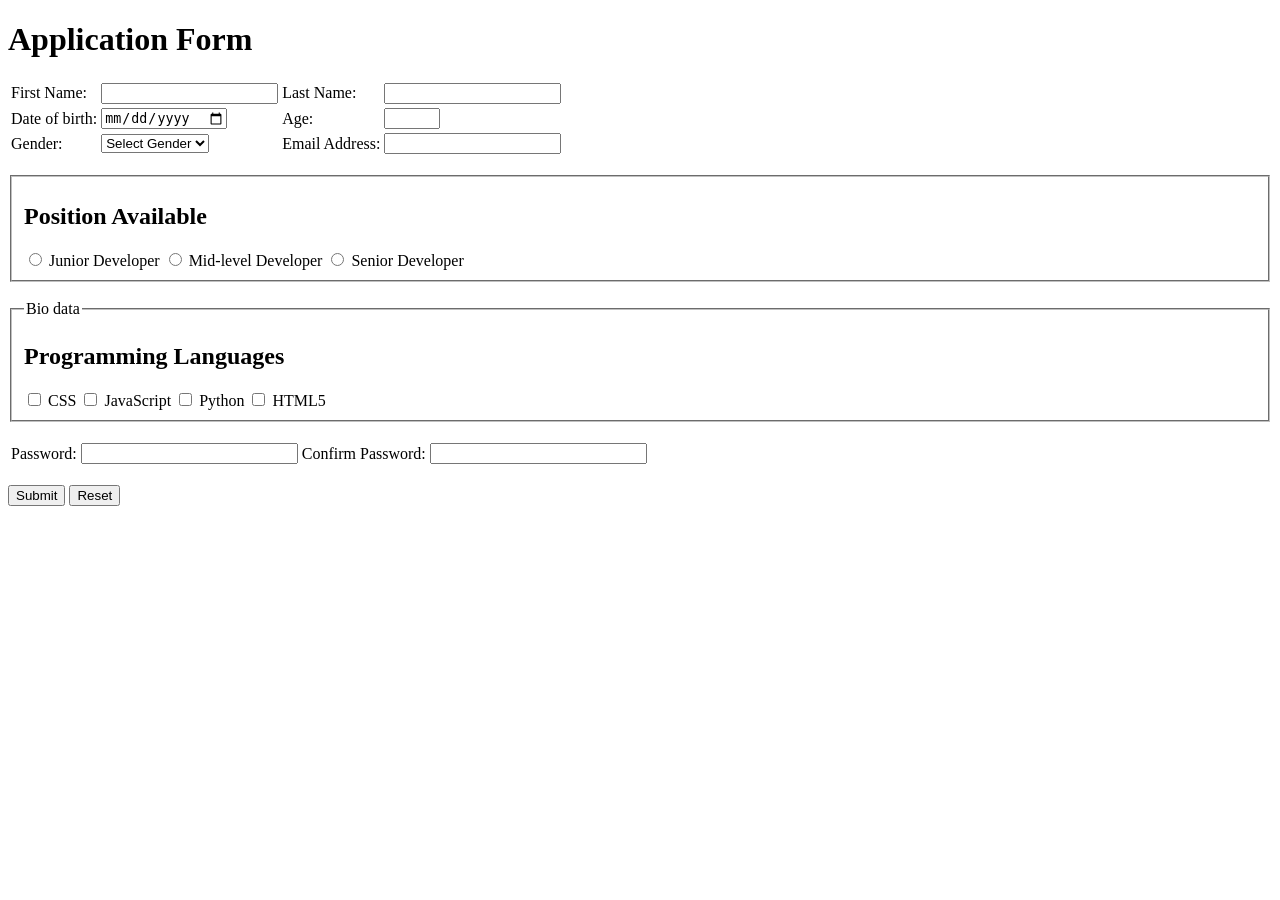
<file: index.htm>
<!DOCTYPE html>
    <html lang="en">

        <head>
            <meta charset="UTF-8">
            <meta name="viewport" content="width=device-width, initial-scale=1.0">
            <title>Application Form</title>
        </head>

        <body>

            <h1>Application Form</h1>

            <form action="" method="post">

            <table>

                <tr>
                    <td>
                        <label for="firstname">First Name:</label>
                    </td>

                    <td>
                        <input type="text" id="firstname" name="firstname">
                    </td>

                    <td>
                        <label for="lastname">Last Name:</label>
                    </td>

                    <td>
                        <input type="text" id="lastname" name="lastname">
                    </td>
                </tr>


                <tr>
                    <td>
                        <label for="dob">Date of birth:</label>
                    </td>

                    <td> 
                        <input type="date" id="dob" name="dob">
                    </td>

                    <td>
                        <label for="age">Age:</label>
                    </td>

                    <td>
                        <input type="number" id="age" name="age" min="1" max="100"> 
                    </td>
                </tr>


                <tr>
                    <td>
                        <label for="gender">Gender:</label>
                    </td>

                    <td>
                        <select id="gender" name="gender">

                            <option value="">Select Gender</option>
                            <option value="male">Male</option>
                            <option value="female">Female</option>
                            <option value="other">Other</option>

                        </select>
                    </td>

                    <td>
                        <label for="email">Email Address:</label>
                    </td>

                    <td>
                        <input type="email" id="email" name="email">
                    </td>
                </tr>

            </table>


            <br>


            <fieldset>

                <h2>Position Available</h2>

                <input type="radio" id="junior" name="position" value="junior">

                <label for="junior">
                    Junior Developer
                </label>


           

                <input type="radio" id="midlevel" name="position" value="midlevel" >

                <label for="midlevel">
                    Mid-level Developer
                </label>


           


                <input type="radio" id="senior" name="position" value="senior"> 

                <label for="senior">
                    Senior Developer
                </label>

            </fieldset>


            <br>


             <fieldset>
                <legend>Bio data</legend>
                <h2>Programming Languages</h2>

                <input type="checkbox" id="java" name="language" value="java">

                <label for="java">
                    CSS
                </label>


           


                <input type="checkbox" id="javascript" name="language" value="javascript">

                <label for="javascript">
                    JavaScript
                </label>


            


                <input type="checkbox" id="python" name="language" value="python">

                <label for="python">
                    Python
                </label>
          
                <input type="checkbox" id="HTML5" name="language" value="HTML5">

                <label for="HTML5">
                    HTML5
                </label>
            </fieldset>


            <br>


            <table>

                <tr>

                    <td>
                        <label for="password">
                            Password:
                        </label> 
                    </td>

                    <td>
                        <input type="password" id="password" name="password" size="25">
                    </td>


                    <td>
                        <label for="confirm-password">
                            Confirm Password:
                        </label>
                    </td>

                    <td>
                        <input type="password" id="confirm-password" name="confirm-password" size="25">
                    </td>

                </tr>

            </table>


            <br>


            <input type="submit" value="Submit">

       

            <input type="reset" value="Reset">

        </form>

    </body>

</html>
</file>
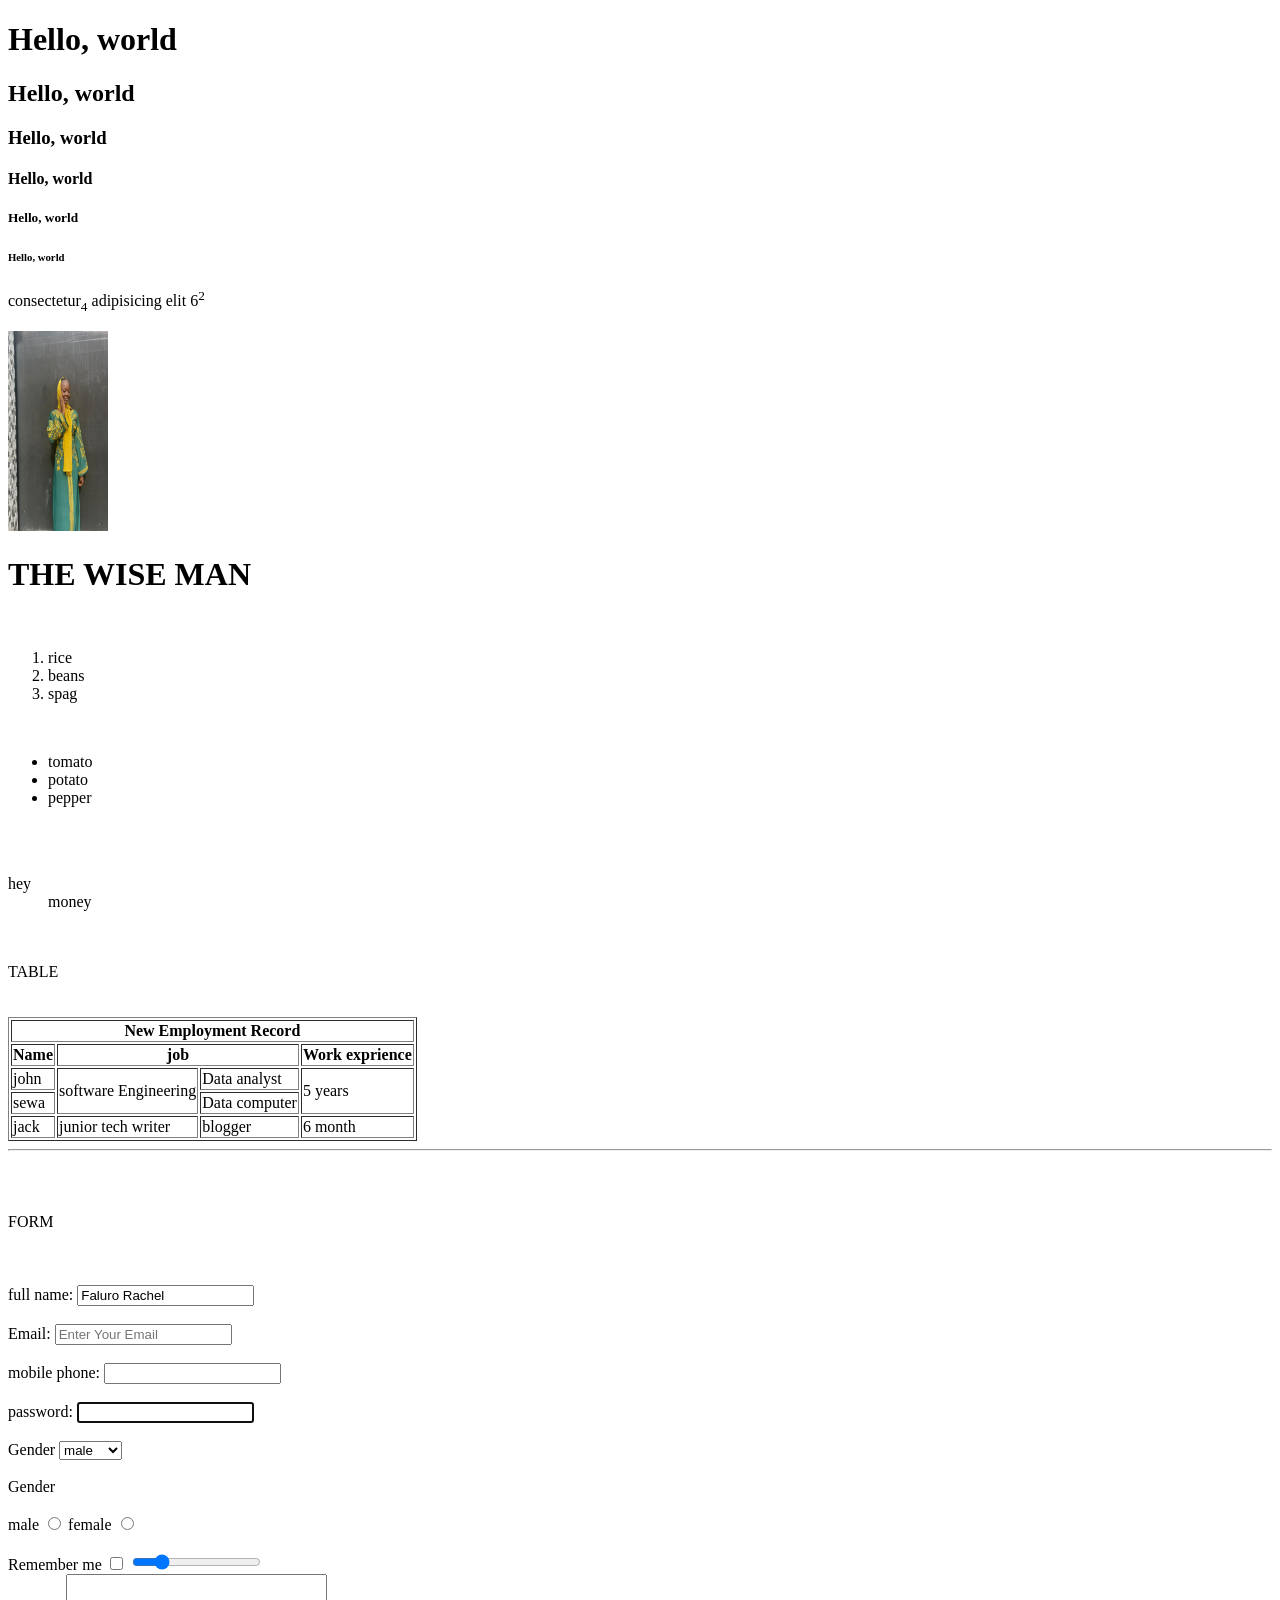
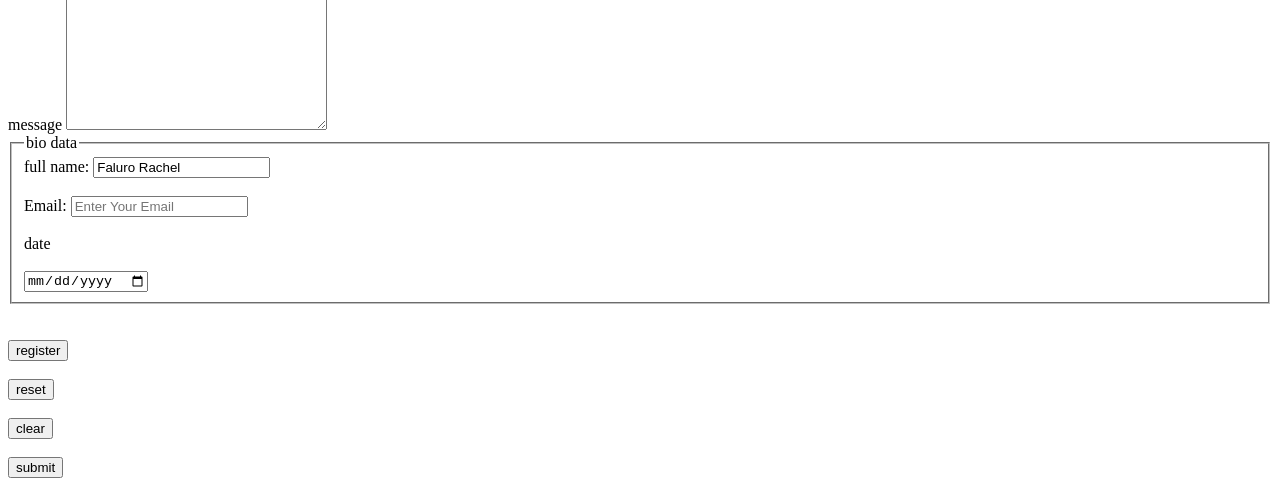
<file: index.html>
<!DOCTYPE html>
<html>
    <head>
        <title></title>
    </head>
    <body>
        <h1>Hello, world</h1>
        <h2>Hello, world</h2>
        <h3>Hello, world</h3>
        <h4>Hello, world</h4>
        <h5>Hello, world</h5>
        <h6>Hello, world</h6>
        <p>consectetur<sub>4</sub> adipisicing elit  6<sup>2</sup> </p>

        <img src="jkl.jpg" height="200" width="100" alt="beauty image">
     
        <!-- list -->
         <h1>THE WISE MAN</h1>
         <br>

        <ol>
            <li>rice</li>
            <li>beans</li>
            <li>spag</li>
        </ol>
        <br>

        <ul>
           <li>tomato</li>
           <li>potato</li>
           <li>pepper</li>   
        </ul>
        <br>
        <br>

        <dl>
            <dt>hey</dt>
            <dd>money</dd>
        </dl>
        <br>
        <br>
        
        TABLE
        <br>
        <br>
        <br>
        
        <!-- TABLE -->
         <table border="number">
            <thead>
                <tr>
                  <th colspan="4">New Employment Record</th>  
                    
                  
                  
                </tr>
                <tr>
                    <th>Name</th>
                    <th colspan="2">job</th>
                    
                    <th>Work exprience</th>
                </tr>
            </thead>
            <tbody>
                <tr>
                    <td>john</td>
                    <td rowspan="2">software Engineering</td>
                    <td>Data analyst</td>
                    <td rowspan="2">5 years</td>

                </tr>
                <tr>
                    <td>sewa</td>
                    
                    <td>Data computer</td>
                    
                </tr>
                <tr>
                    <td>jack</td>
                    <td>junior tech writer</td>
                    <td>blogger</td>
                    <td>6 month</td>
                </tr>
            
            </tbody>
            

         </table>
         <hr>
        <br> 
        <br>
        <br>
        FORM
        <br>
        <br>
        <br>
        <br>
        <form method="get">
            <label for="full name">full name:</label>
            <input type="text" value="Faluro Rachel" required>
            <br>
            <br>
            <label for="email">Email:</label>
            <input type="email" name="email" id="email" placeholder="Enter Your Email" required>
            <br>
            <br>
            <label for="mobile">mobile phone:</label>
            <input type="number" name="mobile" id="mobile" required>
            <br>
            <br>
            <label for="password">password:</label>
            <input type="password" name="password" id="password" autofocus required>
            <br>
            <br>
            <label for="gender">Gender</label>
            <select name="gender" id="gender">
                <option value="male">male</option>
                <option value="female">female</option>
            </select>
            <br>
            <br>
            <label for="gender">Gender</label>
            <br>
            <br>
            <label for="male">male</label>
            <input type="radio" name="gender" id="male">
            <label for="female">female</label>
            <input type="radio" name="gender" id="female">
            <br>
            <br>
            <label for="">Remember me</label>
            <input type="checkbox">

            <input type="range" value="2" min="0" max="10">
            <br>

            <label for="message">message</label>
            <textarea name="message" id="message" rows="10" cols="30" comments></textarea>
            <br>
            <fieldset>
                <legend>bio data</legend>
                <label for="full name">full name:</label>
                <input type="text" value="Faluro Rachel" required>
                <br>
                <br>
                <label for="email">Email:</label>
                <input type="email" name="email" id="email" placeholder="Enter Your Email" required>
                <br>
                <br>
                <label for="date">date</label>
                <br>
                <br>
                <input type="date" name="" id="">
            </fieldset>
            <br>
            <br>
            <input type="submit" value="register">
            <br>
            <br>
            <input type="reset" value="reset">
            <br>
            <br>
            <button type="reset">clear</button>
            <br>
            <br>
            <button type="submit">submit</button>


        </form>


        

         
         
         




 
    </body>
</html>
</file>
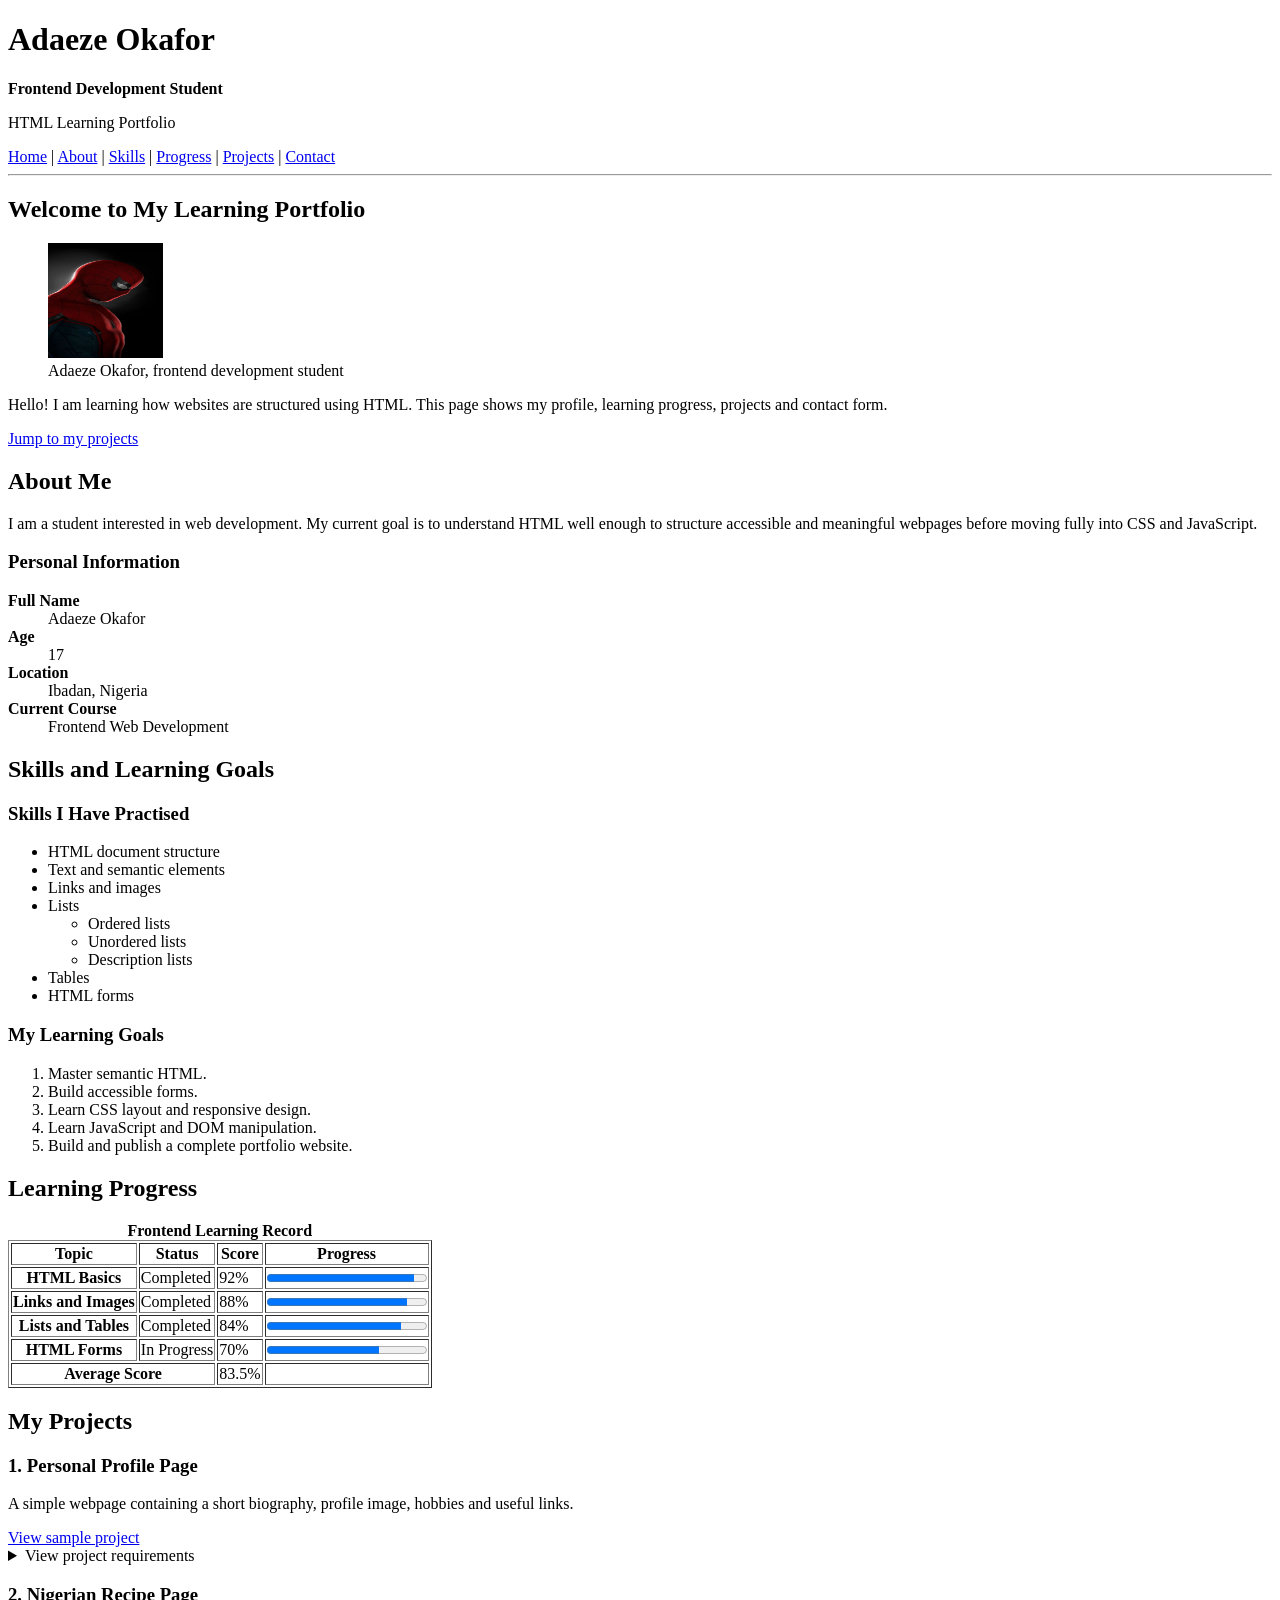
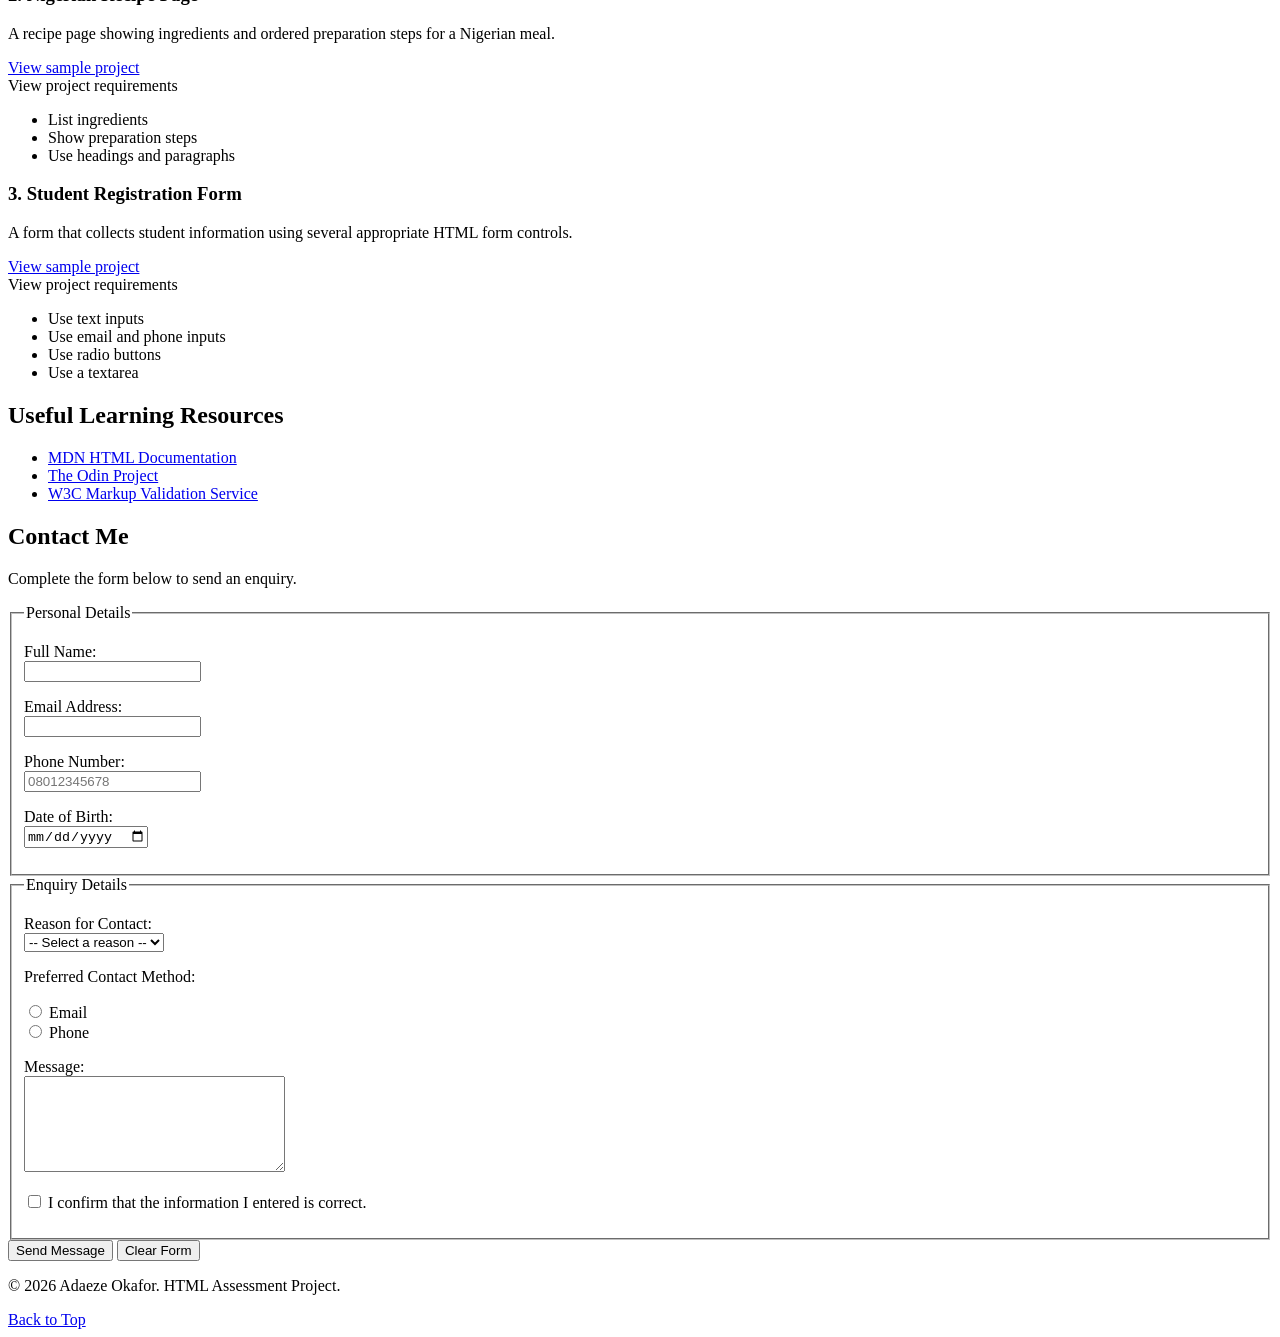
<file: assessmet/index.html>
<!DOCTYPE html>
<html lang="en">
<head>
    <meta charset="UTF-8">
    <meta name="viewport" content="width=device-width, initial-scale=1.0">
    <title>Adaeze Okafor - HTML Learning Portfolio</title>
</head>

<body>

    <header>
        <h1>Adaeze Okafor</h1>

        <p><strong>Frontend Development Student</strong></p>
        <p>HTML Learning Portfolio</p>

        <nav>
            <a href="#home">Home</a> |
            <a href="#about">About</a> |
            <a href="#skills">Skills</a> |
            <a href="#progress">Progress</a> |
            <a href="#projects">Projects</a> |
            <a href="#contact">Contact</a>
        </nav>
    </header>

    
      <hr>
        
        
            <h2>Welcome to My Learning Portfolio</h2>

            <figure>
                <img src="aaa.jpg"
                     alt="Student Photo"
                     width="115"
                     height="115">
                <figcaption>Adaeze Okafor, frontend development student</figcaption>
            </figure>

            <p>
                Hello! I am learning how websites are structured using HTML.
                This page shows my profile, learning progress, projects and contact form.
            </p>

            <a href="#projects">Jump to my projects</a>
        


        
            <h2>About Me</h2>

            <p>
                I am a student interested in web development. My current goal is
                to understand HTML well enough to structure accessible and
                meaningful webpages before moving fully into CSS and JavaScript.
            </p>

            <h3>Personal Information</h3>

            <dl>
                <dt><strong>Full Name</strong></dt>
                <dd>Adaeze Okafor</dd>

                <dt><strong>Age</strong></dt>
                <dd>17</dd>

                <dt><strong>Location</strong></dt>
                <dd>Ibadan, Nigeria</dd>

                <dt><strong>Current Course</strong></dt>
                <dd>Frontend Web Development</dd>
            </dl>
        


      
            <h2>Skills and Learning Goals</h2>

            <h3>Skills I Have Practised</h3>

            <ul>
                <li>HTML document structure</li>
                <li>Text and semantic elements</li>
                <li>Links and images</li>

                <li>
                    Lists
                    <ul>
                        <li>Ordered lists</li>
                        <li>Unordered lists</li>
                        <li>Description lists</li>
                    </ul>
                </li>

                <li>Tables</li>
                <li>HTML forms</li>
            </ul>

            <h3>My Learning Goals</h3>

            <ol>
                <li>Master semantic HTML.</li>
                <li>Build accessible forms.</li>
                <li>Learn CSS layout and responsive design.</li>
                <li>Learn JavaScript and DOM manipulation.</li>
                <li>Build and publish a complete portfolio website.</li>
            </ol>
      


        
            <h2>Learning Progress</h2>

            <table border="1">
                <caption><strong>Frontend Learning Record</strong></caption>

                <thead>
                    <tr>
                        <th>Topic</th>
                        <th>Status</th>
                        <th>Score</th>
                        <th>Progress</th>
                    </tr>
                </thead>

                <tbody>
                    <tr>
                        <th>HTML Basics</th>
                        <td>Completed</td>
                        <td>92%</td>
                        <td>
                            <progress value="92" max="100"></progress>
                        </td>
                    </tr>

                    <tr>
                        <th>Links and Images</th>
                        <td>Completed</td>
                        <td>88%</td>
                        <td>
                            <progress value="88" max="100"></progress>
                        </td>
                    </tr>

                    <tr>
                        <th>Lists and Tables</th>
                        <td>Completed</td>
                        <td>84%</td>
                        <td>
                            <progress value="84" max="100"></progress>
                        </td>
                    </tr>

                    <tr>
                        <th>HTML Forms</th>
                        <td>In Progress</td>
                        <td>70%</td>
                        <td>
                            <progress value="70" max="100"></progress>
                        </td>
                    </tr>

                    <tr>
                        <th colspan="2">Average Score</th>
                        <td>83.5%</td>
                        <td></td>
                    </tr>
                </tbody>
            </table>
        


        
            <h2>My Projects</h2>

            <article>
                <h3>1. Personal Profile Page</h3>

                <p>
                    A simple webpage containing a short biography, profile image,
                    hobbies and useful links.
                </p>

                <a href="#">View sample project</a>

                <details>
                    <summary>View project requirements</summary>
                    <ul>
                        <li>Use HTML headings</li>
                        <li>Add a profile image</li>
                        <li>Add useful links</li>
                    </ul>
                </details>
            </article>


            
                <h3>2. Nigerian Recipe Page</h3>

                <p>
                    A recipe page showing ingredients and ordered preparation
                    steps for a Nigerian meal.
                </p>

                <a href="#">View sample project</a>

                
                    <summary>View project requirements</summary>
                    <ul>
                        <li>List ingredients</li>
                        <li>Show preparation steps</li>
                        <li>Use headings and paragraphs</li>
                    </ul>
              
          


            
                <h3>3. Student Registration Form</h3>

                <p>
                    A form that collects student information using several
                    appropriate HTML form controls.
                </p>

                <a href="#">View sample project</a>

                
                    <summary>View project requirements</summary>
                    <ul>
                        <li>Use text inputs</li>
                        <li>Use email and phone inputs</li>
                        <li>Use radio buttons</li>
                        <li>Use a textarea</li>
                    </ul>
                
        
    


    
            <h2>Useful Learning Resources</h2>

            <ul>
                <li>
                    <a href="https://developer.mozilla.org/en-US/docs/Web/HTML">
                        MDN HTML Documentation
                    </a>
                </li>

                <li>
                    <a href="https://www.theodinproject.com/">
                        The Odin Project
                    </a>
                </li>

                <li>
                    <a href="https://www.w3schools.com/html/">
                        W3C Markup Validation Service
                    </a>
                </li>
            </ul>

  
            <h2>Contact Me</h2>

            <p>Complete the form below to send an enquiry.</p>

            <form>

                <fieldset>
                    <legend>Personal Details</legend>

                    <p>
                        <label for="fullname">Full Name:</label><br>
                        <input type="text" id="fullname" name="fullname">
                    </p>

                    <p>
                        <label for="email">Email Address:</label><br>
                        <input type="email" id="email" name="email">
                    </p>

                    <p>
                        <label for="phone">Phone Number:</label><br>
                        <input
                            type="tel"
                            id="phone"
                            name="phone"
                            placeholder="08012345678">
                    </p>

                    <p>
                        <label for="dob">Date of Birth:</label><br>
                        <input type="date" id="dob" name="dob">
                    </p>
                </fieldset>


                <fieldset>
                    <legend>Enquiry Details</legend>

                    <p>
                        <label for="reason">Reason for Contact:</label><br>

                        <select id="reason" name="reason">
                            <option value="">-- Select a reason --</option>
                            <option value="project">Project Enquiry</option>
                            <option value="question">General Question</option>
                            <option value="feedback">Feedback</option>
                        </select>
                    </p>


                    <p>
                        <label>Preferred Contact Method:</label>
                    </p>

                    <p>
                        <input
                            type="radio"
                            id="email-contact"
                            name="contact-method"
                            value="email">

                        <label for="email-contact">Email</label><br>

                        <input
                            type="radio"
                            id="phone-contact"
                            name="contact-method"
                            value="phone">

                        <label for="phone-contact">Phone</label>
                    </p>


                    <p>
                        <label for="message">Message:</label><br>

                        <textarea
                            id="message"
                            name="message"
                            rows="6"
                            cols="30"></textarea>
                    </p>


                    <p>
                        <input
                            type="checkbox"
                            id="confirm"
                            name="confirm">

                        <label for="confirm">
                            I confirm that the information I entered is correct.
                        </label>
                    </p>

                </fieldset>


                <button type="submit">Send Message</button>
                <button type="reset">Clear Form</button>

            </form>
      

  


    <footer>
        <p>&copy; 2026 Adaeze Okafor. HTML Assessment Project.</p>

        <a href="#home">Back to Top</a>
    </footer>

</body>
</html>
</file>
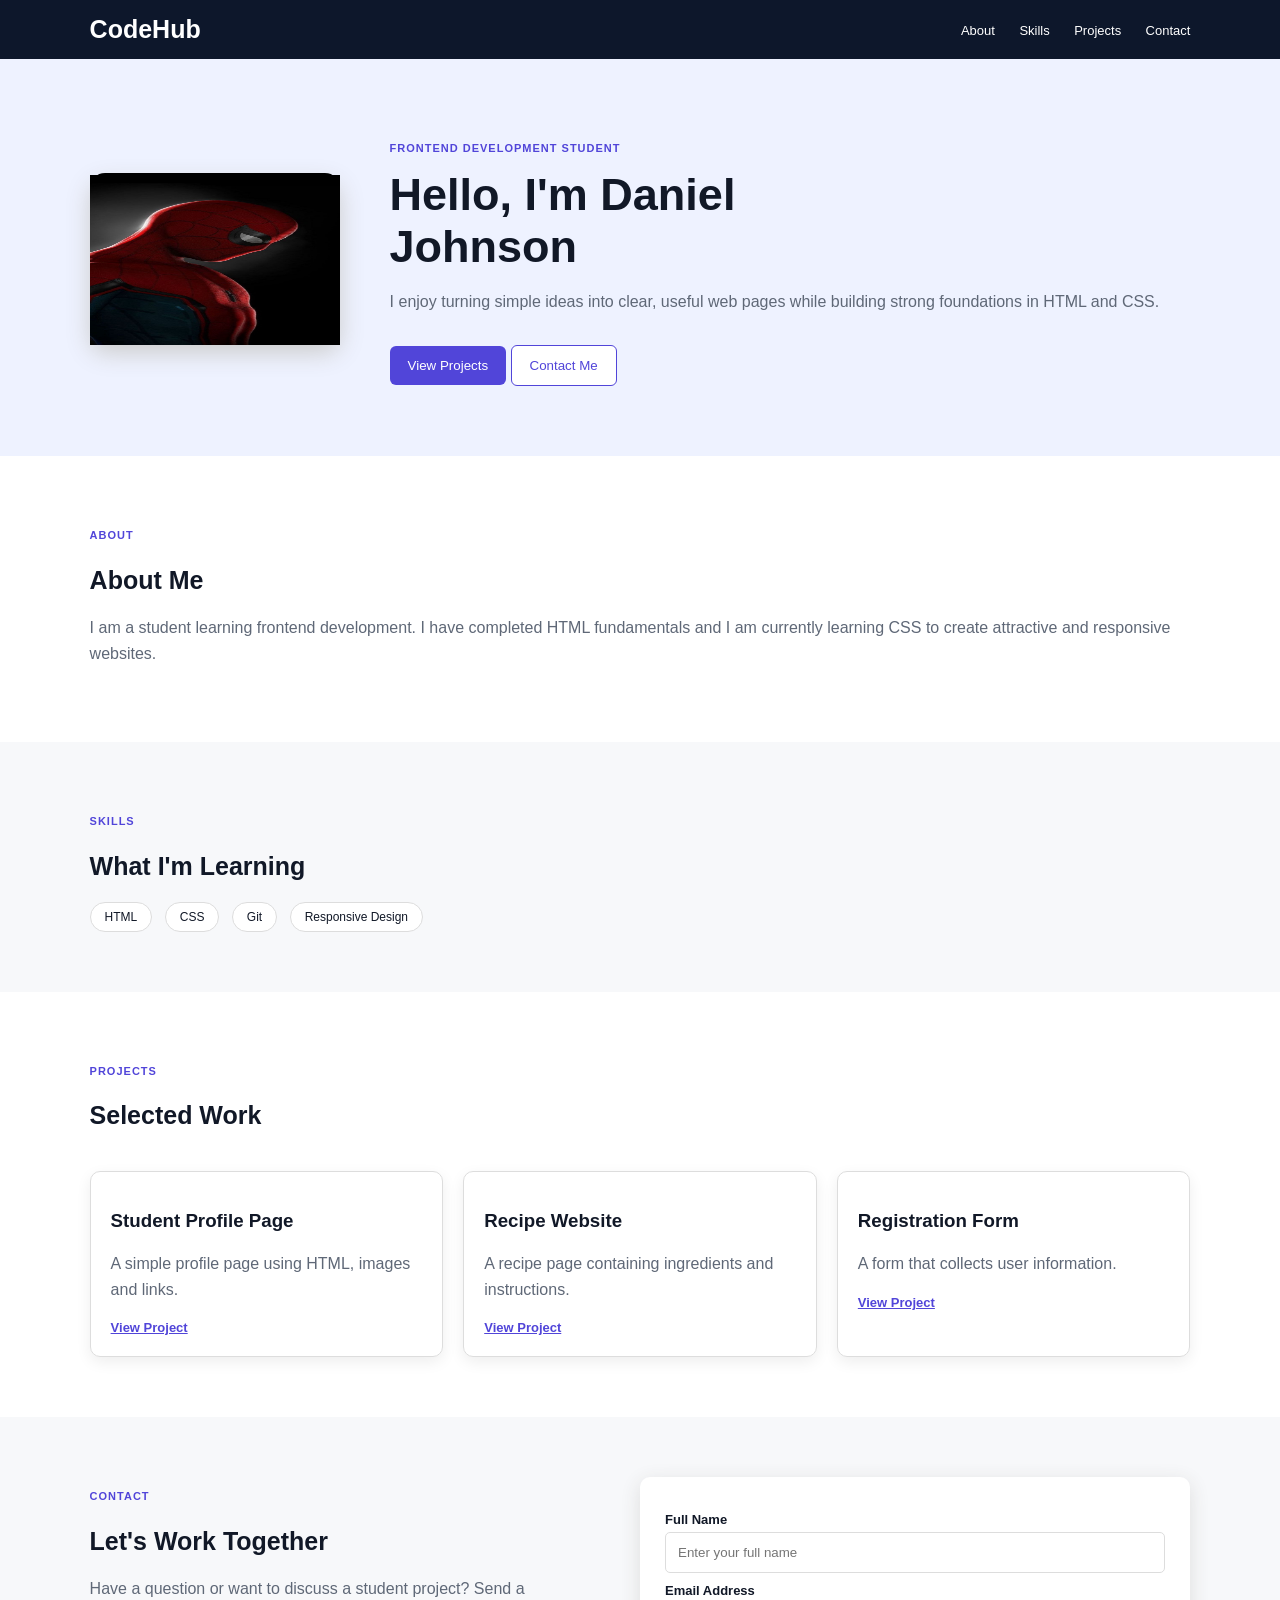
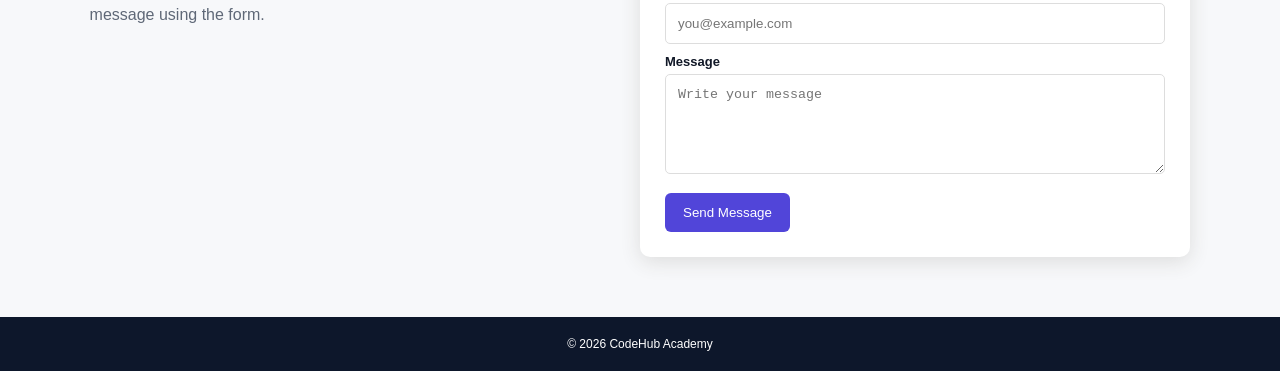
<file: test/index.html>
<!DOCTYPE html>
<html>
    <head>
    <title>CodeHub</title>
    <link rel="stylesheet" href="style.css">
    </head>

    <body>

    <header>
    <h2>CodeHub</h2>

    <nav>
        <a href="#about">About</a>
        <a href="#skills">Skills</a>
        <a href="#projects">Projects</a>
        <a href="#contact">Contact</a>
    </nav>
    </header>


    <section class="hero">
    <div class="photo">
     <img src="aaa.jpg" alt="spider man" width="250px" height="170px">
    </div>

    <div>
        <p class="blue">FRONTEND DEVELOPMENT STUDENT</p>

        <h1>Hello, I'm Daniel<br>Johnson</h1>

        <p>
            I enjoy turning simple ideas into clear, useful web pages
            while building strong foundations in HTML and CSS.
        </p>

        <button>View Projects</button>
        <button class="contact-btn">Contact Me</button>
    </div>
    </section>


    <section id="about">
    <p class="blue">ABOUT</p>
    <h2>About Me</h2>

    <p>
        I am a student learning frontend development. I have completed
        HTML fundamentals and I am currently learning CSS to create
        attractive and responsive websites.
    </p>
    </section>


    <section class="gray" id="skills">
    <p class="blue">SKILLS</p>
    <h2>What I'm Learning</h2>

    <span>HTML</span>
    <span>CSS</span>
    <span>Git</span>
    <span>Responsive Design</span>
    </section>


    <section id="projects">
    <p class="blue">PROJECTS</p>
    <h2>Selected Work</h2>

    <div class="projects">

        <div class="card">
            <h3>Student Profile Page</h3>
            <p>
                A simple profile page using HTML, images and links.
            </p>
            <a href="#">View Project</a>
        </div>

        <div class="card">
            <h3>Recipe Website</h3>
            <p>
                A recipe page containing ingredients and instructions.
            </p>
            <a href="#">View Project</a>
        </div>

        <div class="card">
            <h3>Registration Form</h3>
            <p>
                A form that collects user information.
            </p>
            <a href="#">View Project</a>
        </div>

    </div>
    </section>


    <section class="gray" id="contact">

    <div class="contact">
        <div>
            <p class="blue">CONTACT</p>
            <h2>Let's Work Together</h2>

            <p>
                Have a question or want to discuss a student project?
                Send a message using the form.
            </p>
        </div>

        <form>
            <label>Full Name</label>
            <input type="text" placeholder="Enter your full name">

            <label>Email Address</label>
            <input type="email" placeholder="you@example.com">

            <label>Message</label>
            <textarea placeholder="Write your message"></textarea>

            <button>Send Message</button>
        </form>
    </div>

    </section>


    <footer>
    © 2026 CodeHub Academy
    </footer>

    </body>
</html>
</file>
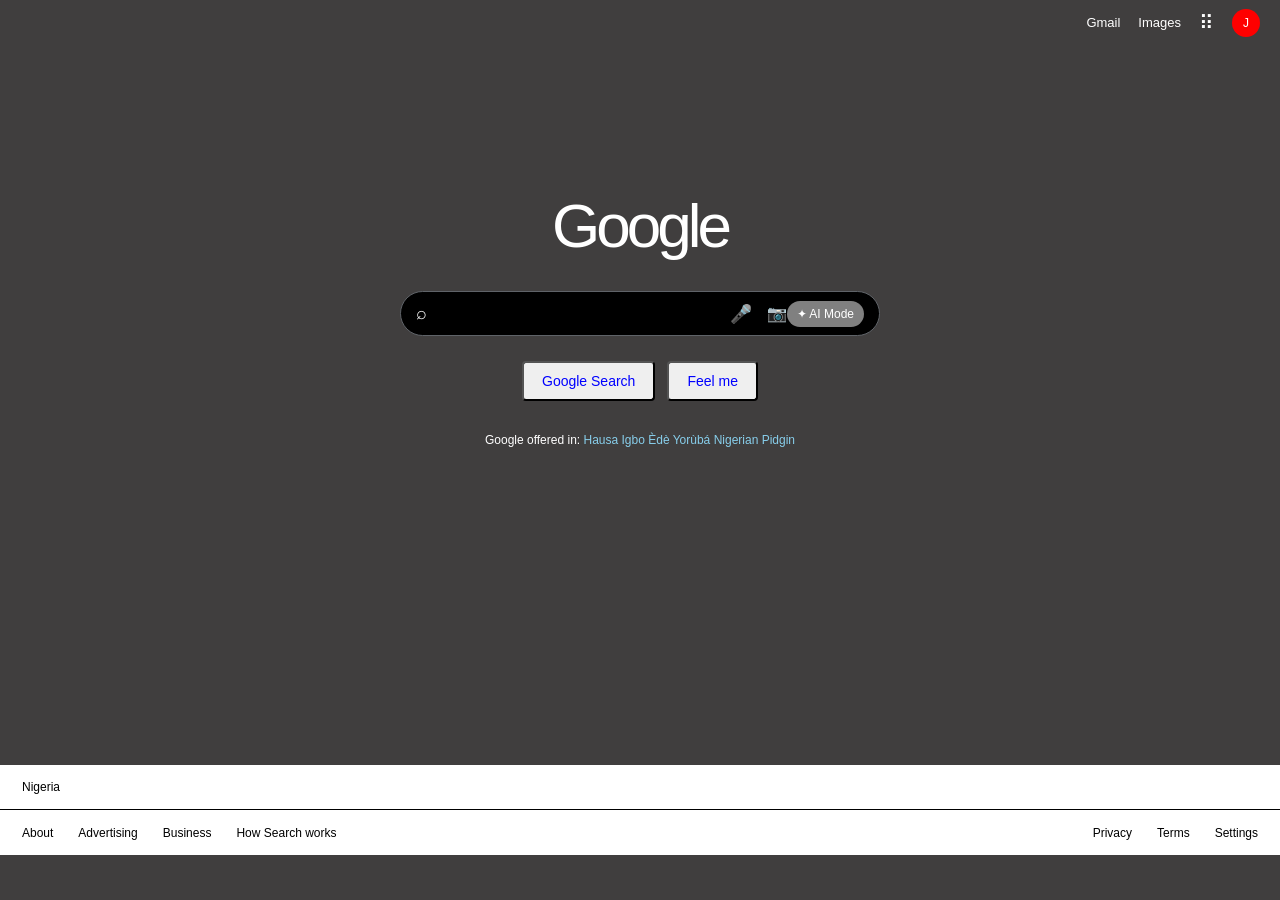
<file: contact.htm>
<!DOCTYPE html>
<html lang="en">

    <head>
        <meta charset="UTF-8">
        <meta name="viewport" content="width=device-width, initial-scale=1.0">

        <title>Google</title>

        <link rel="stylesheet" href="style.css">
    </head>

    <body>

         <!-- TOP NAVIGATION -->

        <div class="top">

            <a href="#">Gmail</a>
            <a href="#">Images</a>

            <span class="apps">⠿</span>

            <div class="profile">
                J
            </div>

        </div>


        <!-- MAIN -->
        

        <main class="main">

            <div class="google">
                Google
            </div>

            <div class="search-box">

               <span class="search-icon">⌕</span>

               <input type="text">

               <span class="mic">&#127908</span>

               <span class="camera">&#128247</span>

                <span class="ai">
                    ✦ AI Mode
                </span>
            </div>


            <div class="buttons">

                <button>Google Search</button>

                <button>Feel me</button>

            </div>
            <div class="language">

                Google offered in:

                <a href="#">Hausa</a>
                <a href="#">Igbo</a>
                <a href="#">Èdè Yorùbá</a>
                <a href="#">Nigerian Pidgin</a>

            </div>

        </main>


        <!-- FOOTER -->

        <footer>

            <div class="country">
                Nigeria
            </div>


            <div class="footer-links">

                <div>
                    <a href="#">About</a>
                    <a href="#">Advertising</a>
                    <a href="#">Business</a>
                    <a href="#">How Search works</a>
                </div>


                <div>
                    <a href="#">Privacy</a>
                    <a href="#">Terms</a>
                    <a href="#">Settings</a>
                </div>

            </div>

        </footer>

    </body>

</html>
</file>
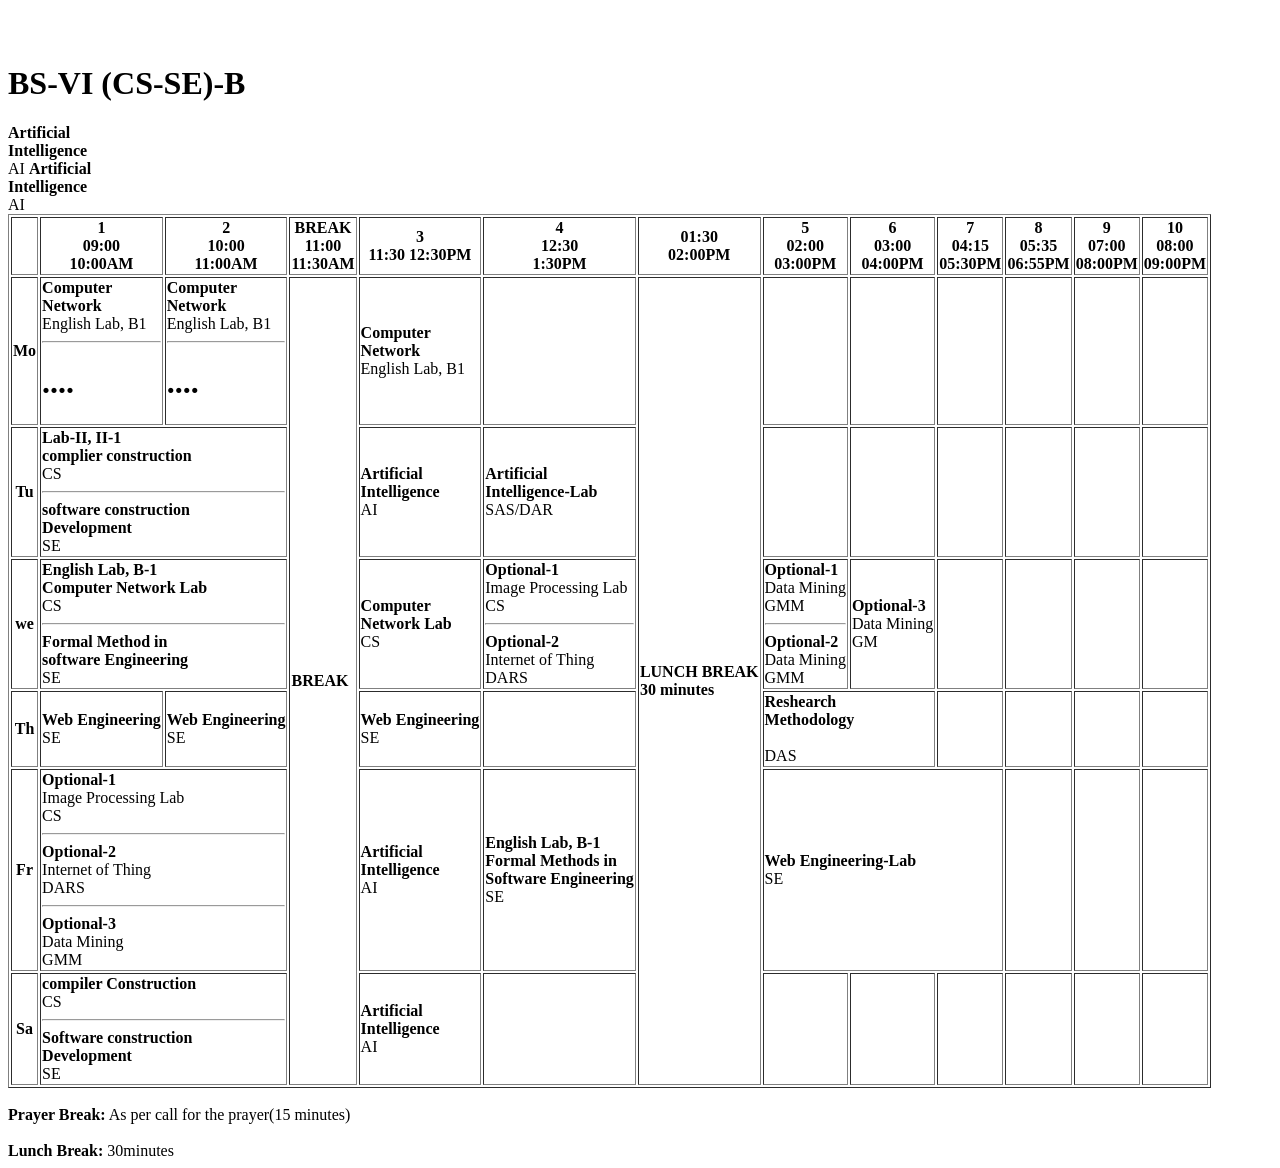
<file: contact.html>
<!DOCTYPE html>
<html lang="en">
    <head>
        <meta charset="UTF8">
        <meta name="viewport" content="width=device=width, initial-scale=1.0">
        <title>BS-VI (CS-SE)-B Timetable</title>
    </head>
    <br>
    <br>
    <body>

        <h1>BS-VI (CS-SE)-B</h1>
        
        <table border="1">

            <!--HEADER-->
            <thead>
                <tr>
                    <th></th>
                    <th>
                        1<br>
                        09:00<br>
                        10:00AM
                    </th>
                    <th>
                        2<br>
                        10:00<br>
                        11:00AM
                    </th>
                    <th>
                        <b>BREAK</b><br>
                        11:00<br>
                        11:30AM
                    </th>
                    <th>
                        3<br>
                        11:30
                        12:30PM
                    </th>
                    <th>
                        4<br>
                        12:30<br>
                        1:30PM        
                    </th>
                    <th>
                        01:30<br>
                        02:00PM
                    </th>
                    <th>
                        5<br>
                        02:00<br>
                        03:00PM
                    </th>
                    <th>
                        6<br>
                        03:00<br>
                        04:00PM
                    </th>
                    <th>
                        7<br>
                        04:15<br>
                        05:30PM
                    </th>
                    <th>
                        8<br>
                        05:35<br>
                        06:55PM
                    </th>
                    <th>
                        9<br>
                        07:00<br>
                        08:00PM
                    </th>
                    <th>
                        10<br>
                        08:00<br>
                        09:00PM
                    </th>
                </tr>
            </thead>

            
            <!--BODY-->
            <tbody>
                <!--MONDAY-->
                <tr>
                    <th>Mo</th>

                    <td>
                        <b>Computer<br>Network</b><br>
                        English Lab, B1
                        <hr>
                        <h1>....</h1>
                    </td>
                    <td>
                        <b>Computer<br>Network</b><br>
                        English Lab, B1
                        <hr>
                        <h1>....</h1>
                    </td>
                    <td rowspan="6">
                        <b>BREAK</b>
                    </td>
                    <td>
                        <b>Computer<br>Network</b><br>
                        English Lab, B1
                    </td>
                    <td></td>
                    <td rowspan="6">
                        <b>LUNCH BREAK<br>30 minutes</b>
                    </td>
                    <td></td>
                    <td></td>
                    <td></td>
                    <td></td>
                    <td></td>
                    <td></td>
                </tr>
                <!--TUESDAY-->
                <tr>
                    <th>Tu</th>
                    <td colspan="2">
                        <b>Lab-II, II-1</b><br>
                        <b>complier construction</b><br>
                        CS
                        <hr>
                        <b>software construction<br>
                        Development</b><br>
                        SE 
                    </td>
                    <td>
                        <b>Artificial<br>Intelligence</b><br>
                        AI
                    </td>
                      <td>
                        <b>Artificial<br>Intelligence-Lab</b><br>
                        SAS/DAR
                    </td>
                    <td></td>
                    <td></td>
                    <td></td>
                    <td></td>
                    <td></td>
                    <td></td>
                </tr>
                <!--WEDNESDAY-->
                <tr>
                    <th>we</th>
                    <td colspan="2">
                     <b>English Lab, B-1</b><br>
                     <b>Computer Network Lab</b><br>
                     CS
                     <hr>
                     <b>Formal Method in<br>
                        software Engineering</b><br>
                        SE
                    </td>

                    <td>
                        <b>Computer<br>Network Lab</b><br>
                        CS
                    </td>
                    <td>
                        <b>Optional-1</b><br>
                        Image Processing Lab<br>
                        CS
                        <hr>

                        <b>Optional-2</b><br>
                        Internet of Thing<br>
                        DARS
                    </td>
                    <td>
                        <b>Optional-1</b><br>
                        Data Mining<br>
                        GMM
                        <hr>

                        <b>Optional-2</b><br>
                        Data Mining<br>
                        GMM
                    </td>
                    <td>
                        <b>Optional-3</b><br>
                        Data Mining<br>
                        GM
                    </td>
                    <td></td>
                    <td></td>
                    <td></td>
                    <td></td>
                </tr>
                <!--THURSDAY-->
                <tr>
                    <th>Th</th>

                    <td>
                        <b>Web Engineering</b><br>
                        SE
                    </td>
                        
                    <td>
                        <b>Web Engineering</b><br>
                        SE 
                    </td>

                    <td>
                        <b>Web Engineering</b><br>
                        SE 
                    </td>
                    <td></td>

                    <td colspan="2">
                        <b>Reshearch<br>Methodology</b><br><br>
                        DAS
                    </td>
                    <td></td>
                    <td></td>
                    <td></td>
                    <td></td>
                    
                </tr>
                <!--FRIDAY-->
                <tr>
                    <th>Fr</th>
                    <td colspan="2">
                        <b>Optional-1</b><br>
                        Image Processing Lab<br>
                        CS
                        <hr>

                        <b>Optional-2</b><br>
                        Internet of Thing<br>
                        DARS
                        <hr>

                        <b>Optional-3</b><br>
                        Data Mining<br>
                        GMM
                    </td>

                    <td>
                        <b>Artificial<br>Intelligence</b><br>
                        AI
                    </td>
                    <td colspan="1">
                         <b>English Lab, B-1</b><br>
                         <b>Formal Methods in<br>Software Engineering</b><br>
                         SE
                    </td>

                    <td colspan="3">
                        <b>Web Engineering-Lab</b><br>
                        SE
                    </td>

                    <td></td>
                    <td></td>
                    <td></td>
                </tr>
                <!--SATURDAY-->
                <tr>
                    <th>Sa</th>
                    <td colspan="2">
                        <b>compiler Construction</b><br>
                        CS
                        <hr>

                        <b>Software construction<br>
                        Development</b><br>
                        SE
                    </td>
                    <td>
                        <b>Artificial<br>Intelligence</b><br>
                        AI
                    </td>
                        <b>Artificial<br>Intelligence</b><br>
                        AI
                    </td>
                    </td colspan="2">
                        <b>Artificial<br>Intelligence</b><br>
                        AI
                    </td>
                    <td></td>
                    <td></td>
                    <td></td>
                    <td></td>
                    <td></td>
                    <td></td>
                    <td></td>
                </tr>
                
            </tbody>
        </table>

        <br>
        <b>Prayer Break:</b>
        As per call for the prayer(15 minutes)

        <br><br>

        <b>Lunch Break:</b>
        30minutes
    </body>
    
</html>
</file>
<file: test/style.css>
* {
    box-sizing: border-box;
}

body {
    margin: 0;
    font-family: Arial, sans-serif;
    color: #111827;
}

header {
    background: #0d172b;
    color: white;
    padding: 15px 7%;
    display: flex;
    justify-content: space-between;
    align-items: center;
}

header h2 {
    margin: 0;
}

nav a {
    color: white;
    text-decoration: none;
    margin-left: 20px;
    font-size: 13px;
}

.hero {
    background: #eef2ff;
    padding: 70px 7%;
    display: flex;
    gap: 50px;
    align-items: center;
}

.photo {
    width: 250px;
    height: 170px;
    background: white;
    max-width:  100%; ;
    display: block;
    border-radius: 15px;
    border-top: 4px solid black;
    display: flex;
    align-items: center;
    justify-content: center;
    text-align: center;
    font-size: 25px;
    font-weight: bold;
    box-shadow: 0 10px 25px #ccc;
}

h1 {
    font-size: 45px;
    margin: 10px 0;
}

h2 {
    font-size: 25px;
}

p {
    color: #5f6877;
    line-height: 1.6;
}

.blue {
    color: #5145d9;
    font-size: 11px;
    font-weight: bold;
    letter-spacing: 1px;
}

button {
    background: #5145d9;
    color: white;
    border: 0;
    padding: 12px 18px;
    border-radius: 6px;
    margin-top: 15px;
    cursor: pointer;
}

.contact-btn {
    background: white;
    color: #5145d9;
    border: 1px solid #5145d9;
}

section {
    padding: 60px 7%;
}

.gray {
    background: #f7f8fa;
}

span {
    display: inline-block;
    background: white;
    border: 1px solid #ddd;
    padding: 7px 14px;
    border-radius: 20px;
    margin-right: 8px;
    font-size: 12px;
}

.projects {
    display: flex;
    gap: 20px;
    padding: 20px 0 0;
}

.card {
    flex: 1;
    padding: 20px;
    border: 1px solid #ddd;
    border-radius: 10px;
    box-shadow: 0 5px 15px #eee;
}

.card a {
    color: #5145d9;
    font-weight: bold;
    font-size: 13px;
}

.contact {
    display: flex;
    gap: 50px;
}

.contact > div,
form {
    flex: 1;
}

form {
    background: white;
    padding: 25px;
    border-radius: 10px;
    box-shadow: 0 5px 20px #ddd;
}

label {
    display: block;
    margin-top: 10px;
    font-size: 13px;
    font-weight: bold;
}

input,
textarea {
    width: 100%;
    padding: 12px;
    margin-top: 5px;
    border: 1px solid #ddd;
    border-radius: 5px;
}

textarea {
    height: 100px;
}

footer {
    background: #0d172b;
    color: white;
    text-align: center;
    padding: 20px;
    font-size: 12px;
}


/* Mobile */

@media (max-width: 700px) {

    header,
    .hero,
    .contact {
        flex-direction: column;
    }

    nav {
        margin-top: 15px;
    }

    .hero {
        align-items: flex-start;
    }

    h1 {
        font-size: 35px;
    }

    .projects {
        flex-direction: column;
    }

    .contact {
        display: flex;
    }
}
</file>
<file: style.css>
* {
    box-sizing: border-box;
    margin: 0;
    padding: 0;
}

body {
    background-color: rgb(64, 62, 62);
    color: white;
    font-family: Arial, sans-serif;
    min-height: 100vh;
}


/* TOP NAVIGATION */

.top {
    height: 45px;
    display: flex;
    justify-content: flex-end;
    align-items: center;
    gap: 18px;
    padding: 10px 20px;
}

.top a {
    color: white;
    text-decoration: none;
    font-size: 13px;
}

.apps {
    font-size: 20px;
}

.profile {
    width: 28px;
    height: 28px;
    border-radius: 50%;
    background-color: red;

    display: flex;
    align-items: center;
    justify-content: center;

    font-size: 12px;
}


/* MAIN */

.main {
    min-height: calc(100vh - 180px);

    display: flex;
    flex-direction: column;
    align-items: center;

    padding-top: 145px;
}


/* GOOGLE */

.google {
    font-size: 62px;
    font-weight: 400;

    letter-spacing: -4px;

    margin-bottom: 30px;
}


/* SEARCH BOX */

.search-box {
    width: 480px;
    height: 45px;

    border: 1px solid #5f6368;
    border-radius: 25px;

    display: flex;
    align-items: center;

    padding: 0 15px;

    background-color:  black;
}

.search-icon {
    font-size: 18px;
    margin-right: 12px;
    color: white;
}

.search-box input {
    flex: 1;

    background: transparent;
    border: none;
    outline: none;

    color: white;
    font-size: 16px;
}

.mic {
    font-size: 18px;
    margin-right: 15px;
}

.lens {
    font-size: 18px;
    margin-right: 12px;
}

.ai {
    background-color: grey;

    border-radius: 15px;

    padding: 6px 10px;

    font-size: 12px;
}


/* BUTTONS */

.buttons {
    margin-top: 25px;

    display: flex;
    gap: 12px;
}

.buttons button {
    background-color: ash;
    color: blue;

    border: 1px solid ash;

    padding: 10px 18px;

    border-radius: 4px;

    font-size: 14px;
}


/* LANGUAGE */

.language {
    margin-top: 32px;
    font-size: 12px;
}

.language a {
    color: skyblue;
    text-decoration: none;
}


/* FOOTER */

footer {
    background-color: white;
    color: black;

    font-size: 12px;
}

.country {
    padding: 15px 22px;

    border-bottom: 1px solid black;
}

.footer-links {
    min-height: 45px;

    display: flex;
    justify-content: space-between;
    align-items: center;

    padding: 0 22px;
}

.footer-links div {
    display: flex;
    gap: 25px;
}

.footer-links a {
    color: black;
    text-decoration: none;
}


/* MOBILE */

@media (max-width: 600px) {

    .main {
        padding-top: 130px;
    }

    .google {
        font-size: 55px;
    }

    .search-box {
        width: 90%;
    }

    .footer-links {
        flex-direction: column;
        gap: 20px;
        padding: 15px;
    }

    .footer-links div {
        flex-wrap: wrap;
        justify-content: center;
    }
}
</file>
